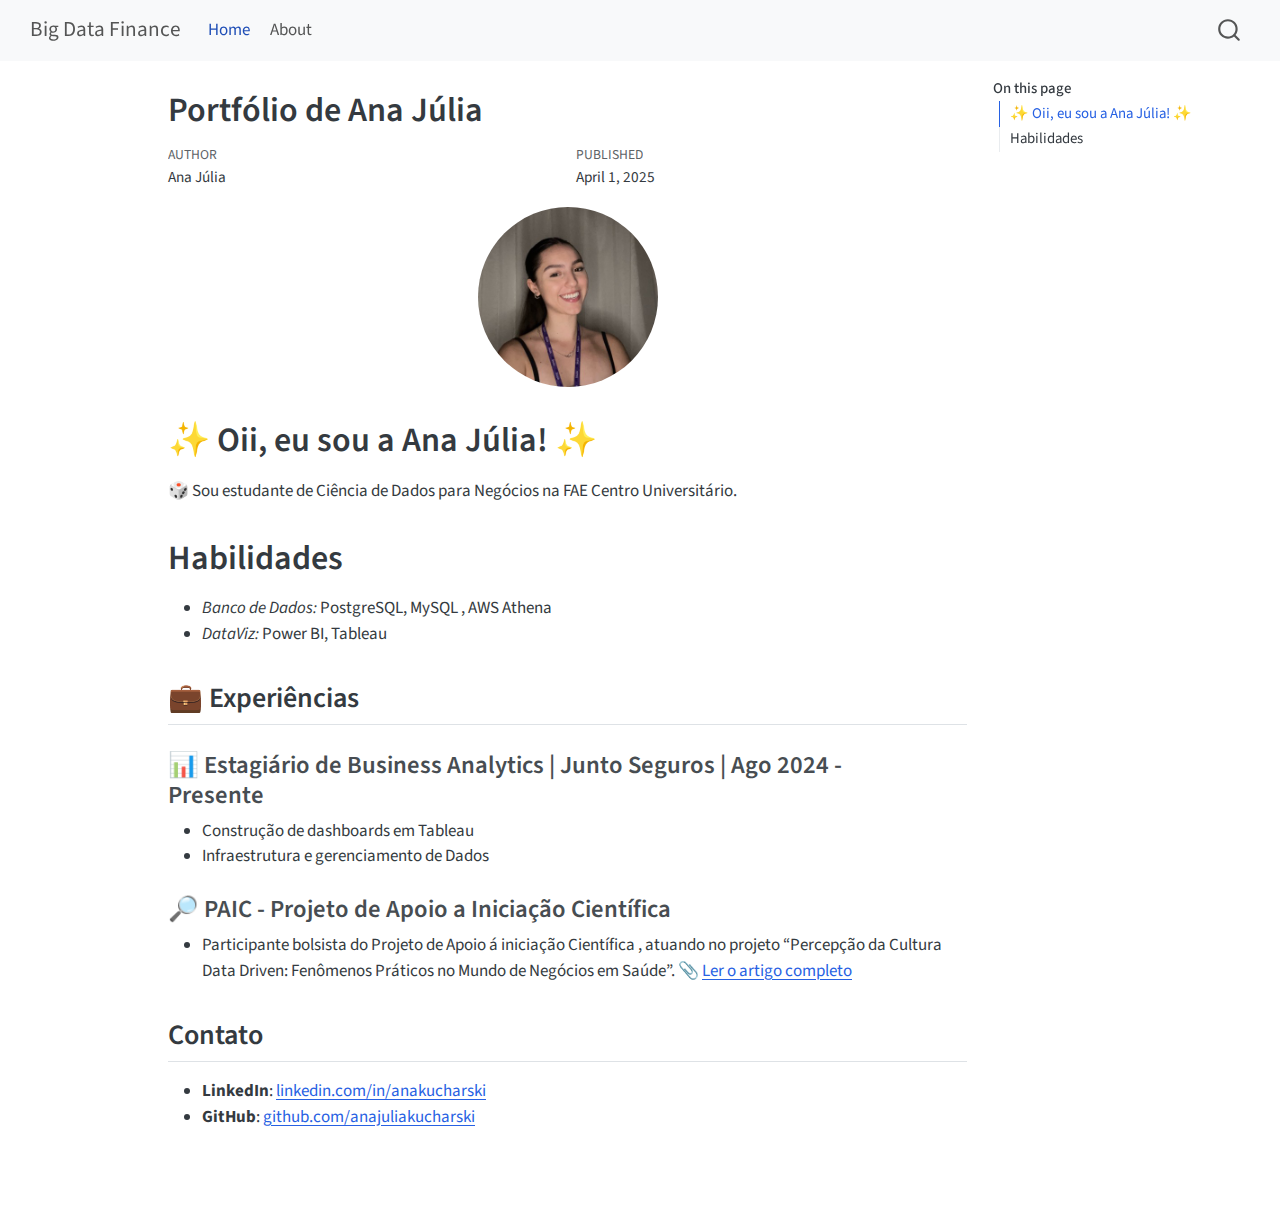
<file: index.html>
<!DOCTYPE html>
<html xmlns="http://www.w3.org/1999/xhtml" lang="en" xml:lang="en"><head>

<meta charset="utf-8">
<meta name="generator" content="quarto-1.6.40">

<meta name="viewport" content="width=device-width, initial-scale=1.0, user-scalable=yes">

<meta name="author" content="Ana Júlia">
<meta name="dcterms.date" content="2025-04-01">

<title>Portfólio de Ana Júlia – Big Data Finance</title>
<style>
code{white-space: pre-wrap;}
span.smallcaps{font-variant: small-caps;}
div.columns{display: flex; gap: min(4vw, 1.5em);}
div.column{flex: auto; overflow-x: auto;}
div.hanging-indent{margin-left: 1.5em; text-indent: -1.5em;}
ul.task-list{list-style: none;}
ul.task-list li input[type="checkbox"] {
  width: 0.8em;
  margin: 0 0.8em 0.2em -1em; /* quarto-specific, see https://github.com/quarto-dev/quarto-cli/issues/4556 */ 
  vertical-align: middle;
}
</style>


<script src="site_libs/quarto-nav/quarto-nav.js"></script>
<script src="site_libs/quarto-nav/headroom.min.js"></script>
<script src="site_libs/clipboard/clipboard.min.js"></script>
<script src="site_libs/quarto-search/autocomplete.umd.js"></script>
<script src="site_libs/quarto-search/fuse.min.js"></script>
<script src="site_libs/quarto-search/quarto-search.js"></script>
<meta name="quarto:offset" content="./">
<script src="site_libs/quarto-html/quarto.js"></script>
<script src="site_libs/quarto-html/popper.min.js"></script>
<script src="site_libs/quarto-html/tippy.umd.min.js"></script>
<script src="site_libs/quarto-html/anchor.min.js"></script>
<link href="site_libs/quarto-html/tippy.css" rel="stylesheet">
<link href="site_libs/quarto-html/quarto-syntax-highlighting-549806ee2085284f45b00abea8c6df48.css" rel="stylesheet" id="quarto-text-highlighting-styles">
<script src="site_libs/bootstrap/bootstrap.min.js"></script>
<link href="site_libs/bootstrap/bootstrap-icons.css" rel="stylesheet">
<link href="site_libs/bootstrap/bootstrap-ddd961a2510921635943dfbbd19534c4.min.css" rel="stylesheet" append-hash="true" id="quarto-bootstrap" data-mode="light">
<script id="quarto-search-options" type="application/json">{
  "location": "navbar",
  "copy-button": false,
  "collapse-after": 3,
  "panel-placement": "end",
  "type": "overlay",
  "limit": 50,
  "keyboard-shortcut": [
    "f",
    "/",
    "s"
  ],
  "show-item-context": false,
  "language": {
    "search-no-results-text": "No results",
    "search-matching-documents-text": "matching documents",
    "search-copy-link-title": "Copy link to search",
    "search-hide-matches-text": "Hide additional matches",
    "search-more-match-text": "more match in this document",
    "search-more-matches-text": "more matches in this document",
    "search-clear-button-title": "Clear",
    "search-text-placeholder": "",
    "search-detached-cancel-button-title": "Cancel",
    "search-submit-button-title": "Submit",
    "search-label": "Search"
  }
}</script>


<link rel="stylesheet" href="styles.css">
</head>

<body class="nav-fixed">

<div id="quarto-search-results"></div>
  <header id="quarto-header" class="headroom fixed-top">
    <nav class="navbar navbar-expand-lg " data-bs-theme="dark">
      <div class="navbar-container container-fluid">
      <div class="navbar-brand-container mx-auto">
    <a class="navbar-brand" href="./index.html">
    <span class="navbar-title">Big Data Finance</span>
    </a>
  </div>
            <div id="quarto-search" class="" title="Search"></div>
          <button class="navbar-toggler" type="button" data-bs-toggle="collapse" data-bs-target="#navbarCollapse" aria-controls="navbarCollapse" role="menu" aria-expanded="false" aria-label="Toggle navigation" onclick="if (window.quartoToggleHeadroom) { window.quartoToggleHeadroom(); }">
  <span class="navbar-toggler-icon"></span>
</button>
          <div class="collapse navbar-collapse" id="navbarCollapse">
            <ul class="navbar-nav navbar-nav-scroll me-auto">
  <li class="nav-item">
    <a class="nav-link active" href="./index.html" aria-current="page"> 
<span class="menu-text">Home</span></a>
  </li>  
  <li class="nav-item">
    <a class="nav-link" href="./about.html"> 
<span class="menu-text">About</span></a>
  </li>  
</ul>
          </div> <!-- /navcollapse -->
            <div class="quarto-navbar-tools">
</div>
      </div> <!-- /container-fluid -->
    </nav>
</header>
<!-- content -->
<div id="quarto-content" class="quarto-container page-columns page-rows-contents page-layout-article page-navbar">
<!-- sidebar -->
<!-- margin-sidebar -->
    <div id="quarto-margin-sidebar" class="sidebar margin-sidebar">
        <nav id="TOC" role="doc-toc" class="toc-active">
    <h2 id="toc-title">On this page</h2>
   
  <ul>
  <li><a href="#oii-eu-sou-a-ana-júlia" id="toc-oii-eu-sou-a-ana-júlia" class="nav-link active" data-scroll-target="#oii-eu-sou-a-ana-júlia">✨ Oii, eu sou a Ana Júlia! ✨</a></li>
  <li><a href="#habilidades" id="toc-habilidades" class="nav-link" data-scroll-target="#habilidades">Habilidades</a>
  <ul class="collapse">
  <li><a href="#experiências" id="toc-experiências" class="nav-link" data-scroll-target="#experiências">💼 Experiências</a>
  <ul class="collapse">
  <li><a href="#estagiário-de-business-analytics-junto-seguros-ago-2024---presente" id="toc-estagiário-de-business-analytics-junto-seguros-ago-2024---presente" class="nav-link" data-scroll-target="#estagiário-de-business-analytics-junto-seguros-ago-2024---presente">📊 Estagiário de Business Analytics | Junto Seguros | Ago 2024 - Presente</a></li>
  <li><a href="#paic---projeto-de-apoio-a-iniciação-científica" id="toc-paic---projeto-de-apoio-a-iniciação-científica" class="nav-link" data-scroll-target="#paic---projeto-de-apoio-a-iniciação-científica">🔎 PAIC - Projeto de Apoio a Iniciação Científica</a></li>
  </ul></li>
  <li><a href="#contato" id="toc-contato" class="nav-link" data-scroll-target="#contato">Contato</a></li>
  </ul></li>
  </ul>
</nav>
    </div>
<!-- main -->
<main class="content" id="quarto-document-content">

<header id="title-block-header" class="quarto-title-block default">
<div class="quarto-title">
<h1 class="title">Portfólio de Ana Júlia</h1>
</div>



<div class="quarto-title-meta">

    <div>
    <div class="quarto-title-meta-heading">Author</div>
    <div class="quarto-title-meta-contents">
             <p>Ana Júlia </p>
          </div>
  </div>
    
    <div>
    <div class="quarto-title-meta-heading">Published</div>
    <div class="quarto-title-meta-contents">
      <p class="date">April 1, 2025</p>
    </div>
  </div>
  
    
  </div>
  


</header>


<div style="text-align: center;">
<p><img src="imagens/foto.jpeg" alt="Foto da ana" width="180" style="border-radius: 50%;"></p>
</div>
<section id="oii-eu-sou-a-ana-júlia" class="level1">
<h1>✨ Oii, eu sou a Ana Júlia! ✨</h1>
<p>🎲 Sou estudante de Ciência de Dados para Negócios na FAE Centro Universitário.</p>
</section>
<section id="habilidades" class="level1">
<h1>Habilidades</h1>
<ul>
<li><em>Banco de Dados:</em> PostgreSQL, MySQL , AWS Athena</li>
<li><em>DataViz:</em> Power BI, Tableau</li>
</ul>
<section id="experiências" class="level2">
<h2 class="anchored" data-anchor-id="experiências">💼 Experiências</h2>
<section id="estagiário-de-business-analytics-junto-seguros-ago-2024---presente" class="level3">
<h3 class="anchored" data-anchor-id="estagiário-de-business-analytics-junto-seguros-ago-2024---presente">📊 Estagiário de Business Analytics | Junto Seguros | Ago 2024 - Presente</h3>
<ul>
<li>Construção de dashboards em Tableau</li>
<li>Infraestrutura e gerenciamento de Dados</li>
</ul>
</section>
<section id="paic---projeto-de-apoio-a-iniciação-científica" class="level3">
<h3 class="anchored" data-anchor-id="paic---projeto-de-apoio-a-iniciação-científica">🔎 PAIC - Projeto de Apoio a Iniciação Científica</h3>
<ul>
<li>Participante bolsista do Projeto de Apoio á iniciação Científica , atuando no projeto “Percepção da Cultura Data Driven: Fenômenos Práticos no Mundo de Negócios em Saúde”. 📎 <a href="https://sppaic.fae.edu/sppaic/article/view/335">Ler o artigo completo</a></li>
</ul>
</section>
</section>
<section id="contato" class="level2">
<h2 class="anchored" data-anchor-id="contato">Contato</h2>
<ul>
<li><strong>LinkedIn</strong>: <a href="https://linkedin.com/in/anakucharski">linkedin.com/in/anakucharski</a></li>
<li><strong>GitHub</strong>: <a href="https://github.com/anajuliakucharski">github.com/anajuliakucharski</a></li>
</ul>


</section>
</section>

</main> <!-- /main -->
<script id="quarto-html-after-body" type="application/javascript">
window.document.addEventListener("DOMContentLoaded", function (event) {
  const toggleBodyColorMode = (bsSheetEl) => {
    const mode = bsSheetEl.getAttribute("data-mode");
    const bodyEl = window.document.querySelector("body");
    if (mode === "dark") {
      bodyEl.classList.add("quarto-dark");
      bodyEl.classList.remove("quarto-light");
    } else {
      bodyEl.classList.add("quarto-light");
      bodyEl.classList.remove("quarto-dark");
    }
  }
  const toggleBodyColorPrimary = () => {
    const bsSheetEl = window.document.querySelector("link#quarto-bootstrap");
    if (bsSheetEl) {
      toggleBodyColorMode(bsSheetEl);
    }
  }
  toggleBodyColorPrimary();  
  const icon = "";
  const anchorJS = new window.AnchorJS();
  anchorJS.options = {
    placement: 'right',
    icon: icon
  };
  anchorJS.add('.anchored');
  const isCodeAnnotation = (el) => {
    for (const clz of el.classList) {
      if (clz.startsWith('code-annotation-')) {                     
        return true;
      }
    }
    return false;
  }
  const onCopySuccess = function(e) {
    // button target
    const button = e.trigger;
    // don't keep focus
    button.blur();
    // flash "checked"
    button.classList.add('code-copy-button-checked');
    var currentTitle = button.getAttribute("title");
    button.setAttribute("title", "Copied!");
    let tooltip;
    if (window.bootstrap) {
      button.setAttribute("data-bs-toggle", "tooltip");
      button.setAttribute("data-bs-placement", "left");
      button.setAttribute("data-bs-title", "Copied!");
      tooltip = new bootstrap.Tooltip(button, 
        { trigger: "manual", 
          customClass: "code-copy-button-tooltip",
          offset: [0, -8]});
      tooltip.show();    
    }
    setTimeout(function() {
      if (tooltip) {
        tooltip.hide();
        button.removeAttribute("data-bs-title");
        button.removeAttribute("data-bs-toggle");
        button.removeAttribute("data-bs-placement");
      }
      button.setAttribute("title", currentTitle);
      button.classList.remove('code-copy-button-checked');
    }, 1000);
    // clear code selection
    e.clearSelection();
  }
  const getTextToCopy = function(trigger) {
      const codeEl = trigger.previousElementSibling.cloneNode(true);
      for (const childEl of codeEl.children) {
        if (isCodeAnnotation(childEl)) {
          childEl.remove();
        }
      }
      return codeEl.innerText;
  }
  const clipboard = new window.ClipboardJS('.code-copy-button:not([data-in-quarto-modal])', {
    text: getTextToCopy
  });
  clipboard.on('success', onCopySuccess);
  if (window.document.getElementById('quarto-embedded-source-code-modal')) {
    const clipboardModal = new window.ClipboardJS('.code-copy-button[data-in-quarto-modal]', {
      text: getTextToCopy,
      container: window.document.getElementById('quarto-embedded-source-code-modal')
    });
    clipboardModal.on('success', onCopySuccess);
  }
    var localhostRegex = new RegExp(/^(?:http|https):\/\/localhost\:?[0-9]*\//);
    var mailtoRegex = new RegExp(/^mailto:/);
      var filterRegex = new RegExp('/' + window.location.host + '/');
    var isInternal = (href) => {
        return filterRegex.test(href) || localhostRegex.test(href) || mailtoRegex.test(href);
    }
    // Inspect non-navigation links and adorn them if external
 	var links = window.document.querySelectorAll('a[href]:not(.nav-link):not(.navbar-brand):not(.toc-action):not(.sidebar-link):not(.sidebar-item-toggle):not(.pagination-link):not(.no-external):not([aria-hidden]):not(.dropdown-item):not(.quarto-navigation-tool):not(.about-link)');
    for (var i=0; i<links.length; i++) {
      const link = links[i];
      if (!isInternal(link.href)) {
        // undo the damage that might have been done by quarto-nav.js in the case of
        // links that we want to consider external
        if (link.dataset.originalHref !== undefined) {
          link.href = link.dataset.originalHref;
        }
      }
    }
  function tippyHover(el, contentFn, onTriggerFn, onUntriggerFn) {
    const config = {
      allowHTML: true,
      maxWidth: 500,
      delay: 100,
      arrow: false,
      appendTo: function(el) {
          return el.parentElement;
      },
      interactive: true,
      interactiveBorder: 10,
      theme: 'quarto',
      placement: 'bottom-start',
    };
    if (contentFn) {
      config.content = contentFn;
    }
    if (onTriggerFn) {
      config.onTrigger = onTriggerFn;
    }
    if (onUntriggerFn) {
      config.onUntrigger = onUntriggerFn;
    }
    window.tippy(el, config); 
  }
  const noterefs = window.document.querySelectorAll('a[role="doc-noteref"]');
  for (var i=0; i<noterefs.length; i++) {
    const ref = noterefs[i];
    tippyHover(ref, function() {
      // use id or data attribute instead here
      let href = ref.getAttribute('data-footnote-href') || ref.getAttribute('href');
      try { href = new URL(href).hash; } catch {}
      const id = href.replace(/^#\/?/, "");
      const note = window.document.getElementById(id);
      if (note) {
        return note.innerHTML;
      } else {
        return "";
      }
    });
  }
  const xrefs = window.document.querySelectorAll('a.quarto-xref');
  const processXRef = (id, note) => {
    // Strip column container classes
    const stripColumnClz = (el) => {
      el.classList.remove("page-full", "page-columns");
      if (el.children) {
        for (const child of el.children) {
          stripColumnClz(child);
        }
      }
    }
    stripColumnClz(note)
    if (id === null || id.startsWith('sec-')) {
      // Special case sections, only their first couple elements
      const container = document.createElement("div");
      if (note.children && note.children.length > 2) {
        container.appendChild(note.children[0].cloneNode(true));
        for (let i = 1; i < note.children.length; i++) {
          const child = note.children[i];
          if (child.tagName === "P" && child.innerText === "") {
            continue;
          } else {
            container.appendChild(child.cloneNode(true));
            break;
          }
        }
        if (window.Quarto?.typesetMath) {
          window.Quarto.typesetMath(container);
        }
        return container.innerHTML
      } else {
        if (window.Quarto?.typesetMath) {
          window.Quarto.typesetMath(note);
        }
        return note.innerHTML;
      }
    } else {
      // Remove any anchor links if they are present
      const anchorLink = note.querySelector('a.anchorjs-link');
      if (anchorLink) {
        anchorLink.remove();
      }
      if (window.Quarto?.typesetMath) {
        window.Quarto.typesetMath(note);
      }
      if (note.classList.contains("callout")) {
        return note.outerHTML;
      } else {
        return note.innerHTML;
      }
    }
  }
  for (var i=0; i<xrefs.length; i++) {
    const xref = xrefs[i];
    tippyHover(xref, undefined, function(instance) {
      instance.disable();
      let url = xref.getAttribute('href');
      let hash = undefined; 
      if (url.startsWith('#')) {
        hash = url;
      } else {
        try { hash = new URL(url).hash; } catch {}
      }
      if (hash) {
        const id = hash.replace(/^#\/?/, "");
        const note = window.document.getElementById(id);
        if (note !== null) {
          try {
            const html = processXRef(id, note.cloneNode(true));
            instance.setContent(html);
          } finally {
            instance.enable();
            instance.show();
          }
        } else {
          // See if we can fetch this
          fetch(url.split('#')[0])
          .then(res => res.text())
          .then(html => {
            const parser = new DOMParser();
            const htmlDoc = parser.parseFromString(html, "text/html");
            const note = htmlDoc.getElementById(id);
            if (note !== null) {
              const html = processXRef(id, note);
              instance.setContent(html);
            } 
          }).finally(() => {
            instance.enable();
            instance.show();
          });
        }
      } else {
        // See if we can fetch a full url (with no hash to target)
        // This is a special case and we should probably do some content thinning / targeting
        fetch(url)
        .then(res => res.text())
        .then(html => {
          const parser = new DOMParser();
          const htmlDoc = parser.parseFromString(html, "text/html");
          const note = htmlDoc.querySelector('main.content');
          if (note !== null) {
            // This should only happen for chapter cross references
            // (since there is no id in the URL)
            // remove the first header
            if (note.children.length > 0 && note.children[0].tagName === "HEADER") {
              note.children[0].remove();
            }
            const html = processXRef(null, note);
            instance.setContent(html);
          } 
        }).finally(() => {
          instance.enable();
          instance.show();
        });
      }
    }, function(instance) {
    });
  }
      let selectedAnnoteEl;
      const selectorForAnnotation = ( cell, annotation) => {
        let cellAttr = 'data-code-cell="' + cell + '"';
        let lineAttr = 'data-code-annotation="' +  annotation + '"';
        const selector = 'span[' + cellAttr + '][' + lineAttr + ']';
        return selector;
      }
      const selectCodeLines = (annoteEl) => {
        const doc = window.document;
        const targetCell = annoteEl.getAttribute("data-target-cell");
        const targetAnnotation = annoteEl.getAttribute("data-target-annotation");
        const annoteSpan = window.document.querySelector(selectorForAnnotation(targetCell, targetAnnotation));
        const lines = annoteSpan.getAttribute("data-code-lines").split(",");
        const lineIds = lines.map((line) => {
          return targetCell + "-" + line;
        })
        let top = null;
        let height = null;
        let parent = null;
        if (lineIds.length > 0) {
            //compute the position of the single el (top and bottom and make a div)
            const el = window.document.getElementById(lineIds[0]);
            top = el.offsetTop;
            height = el.offsetHeight;
            parent = el.parentElement.parentElement;
          if (lineIds.length > 1) {
            const lastEl = window.document.getElementById(lineIds[lineIds.length - 1]);
            const bottom = lastEl.offsetTop + lastEl.offsetHeight;
            height = bottom - top;
          }
          if (top !== null && height !== null && parent !== null) {
            // cook up a div (if necessary) and position it 
            let div = window.document.getElementById("code-annotation-line-highlight");
            if (div === null) {
              div = window.document.createElement("div");
              div.setAttribute("id", "code-annotation-line-highlight");
              div.style.position = 'absolute';
              parent.appendChild(div);
            }
            div.style.top = top - 2 + "px";
            div.style.height = height + 4 + "px";
            div.style.left = 0;
            let gutterDiv = window.document.getElementById("code-annotation-line-highlight-gutter");
            if (gutterDiv === null) {
              gutterDiv = window.document.createElement("div");
              gutterDiv.setAttribute("id", "code-annotation-line-highlight-gutter");
              gutterDiv.style.position = 'absolute';
              const codeCell = window.document.getElementById(targetCell);
              const gutter = codeCell.querySelector('.code-annotation-gutter');
              gutter.appendChild(gutterDiv);
            }
            gutterDiv.style.top = top - 2 + "px";
            gutterDiv.style.height = height + 4 + "px";
          }
          selectedAnnoteEl = annoteEl;
        }
      };
      const unselectCodeLines = () => {
        const elementsIds = ["code-annotation-line-highlight", "code-annotation-line-highlight-gutter"];
        elementsIds.forEach((elId) => {
          const div = window.document.getElementById(elId);
          if (div) {
            div.remove();
          }
        });
        selectedAnnoteEl = undefined;
      };
        // Handle positioning of the toggle
    window.addEventListener(
      "resize",
      throttle(() => {
        elRect = undefined;
        if (selectedAnnoteEl) {
          selectCodeLines(selectedAnnoteEl);
        }
      }, 10)
    );
    function throttle(fn, ms) {
    let throttle = false;
    let timer;
      return (...args) => {
        if(!throttle) { // first call gets through
            fn.apply(this, args);
            throttle = true;
        } else { // all the others get throttled
            if(timer) clearTimeout(timer); // cancel #2
            timer = setTimeout(() => {
              fn.apply(this, args);
              timer = throttle = false;
            }, ms);
        }
      };
    }
      // Attach click handler to the DT
      const annoteDls = window.document.querySelectorAll('dt[data-target-cell]');
      for (const annoteDlNode of annoteDls) {
        annoteDlNode.addEventListener('click', (event) => {
          const clickedEl = event.target;
          if (clickedEl !== selectedAnnoteEl) {
            unselectCodeLines();
            const activeEl = window.document.querySelector('dt[data-target-cell].code-annotation-active');
            if (activeEl) {
              activeEl.classList.remove('code-annotation-active');
            }
            selectCodeLines(clickedEl);
            clickedEl.classList.add('code-annotation-active');
          } else {
            // Unselect the line
            unselectCodeLines();
            clickedEl.classList.remove('code-annotation-active');
          }
        });
      }
  const findCites = (el) => {
    const parentEl = el.parentElement;
    if (parentEl) {
      const cites = parentEl.dataset.cites;
      if (cites) {
        return {
          el,
          cites: cites.split(' ')
        };
      } else {
        return findCites(el.parentElement)
      }
    } else {
      return undefined;
    }
  };
  var bibliorefs = window.document.querySelectorAll('a[role="doc-biblioref"]');
  for (var i=0; i<bibliorefs.length; i++) {
    const ref = bibliorefs[i];
    const citeInfo = findCites(ref);
    if (citeInfo) {
      tippyHover(citeInfo.el, function() {
        var popup = window.document.createElement('div');
        citeInfo.cites.forEach(function(cite) {
          var citeDiv = window.document.createElement('div');
          citeDiv.classList.add('hanging-indent');
          citeDiv.classList.add('csl-entry');
          var biblioDiv = window.document.getElementById('ref-' + cite);
          if (biblioDiv) {
            citeDiv.innerHTML = biblioDiv.innerHTML;
          }
          popup.appendChild(citeDiv);
        });
        return popup.innerHTML;
      });
    }
  }
});
</script>
</div> <!-- /content -->




</body></html>
</file>
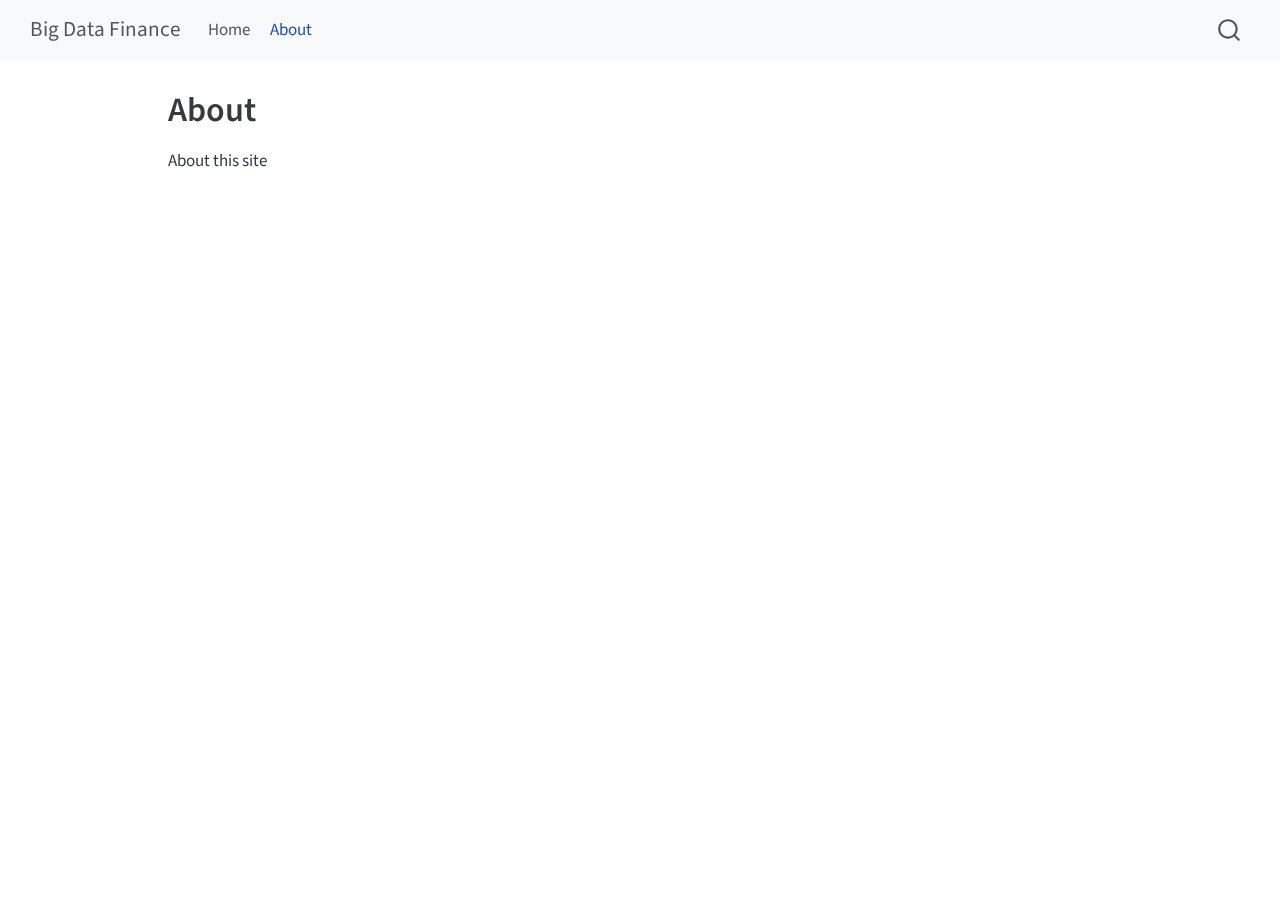
<file: about.html>
<!DOCTYPE html>
<html xmlns="http://www.w3.org/1999/xhtml" lang="en" xml:lang="en"><head>

<meta charset="utf-8">
<meta name="generator" content="quarto-1.6.40">

<meta name="viewport" content="width=device-width, initial-scale=1.0, user-scalable=yes">


<title>About – Big Data Finance</title>
<style>
code{white-space: pre-wrap;}
span.smallcaps{font-variant: small-caps;}
div.columns{display: flex; gap: min(4vw, 1.5em);}
div.column{flex: auto; overflow-x: auto;}
div.hanging-indent{margin-left: 1.5em; text-indent: -1.5em;}
ul.task-list{list-style: none;}
ul.task-list li input[type="checkbox"] {
  width: 0.8em;
  margin: 0 0.8em 0.2em -1em; /* quarto-specific, see https://github.com/quarto-dev/quarto-cli/issues/4556 */ 
  vertical-align: middle;
}
</style>


<script src="site_libs/quarto-nav/quarto-nav.js"></script>
<script src="site_libs/quarto-nav/headroom.min.js"></script>
<script src="site_libs/clipboard/clipboard.min.js"></script>
<script src="site_libs/quarto-search/autocomplete.umd.js"></script>
<script src="site_libs/quarto-search/fuse.min.js"></script>
<script src="site_libs/quarto-search/quarto-search.js"></script>
<meta name="quarto:offset" content="./">
<script src="site_libs/quarto-html/quarto.js"></script>
<script src="site_libs/quarto-html/popper.min.js"></script>
<script src="site_libs/quarto-html/tippy.umd.min.js"></script>
<script src="site_libs/quarto-html/anchor.min.js"></script>
<link href="site_libs/quarto-html/tippy.css" rel="stylesheet">
<link href="site_libs/quarto-html/quarto-syntax-highlighting-549806ee2085284f45b00abea8c6df48.css" rel="stylesheet" id="quarto-text-highlighting-styles">
<script src="site_libs/bootstrap/bootstrap.min.js"></script>
<link href="site_libs/bootstrap/bootstrap-icons.css" rel="stylesheet">
<link href="site_libs/bootstrap/bootstrap-ddd961a2510921635943dfbbd19534c4.min.css" rel="stylesheet" append-hash="true" id="quarto-bootstrap" data-mode="light">
<script id="quarto-search-options" type="application/json">{
  "location": "navbar",
  "copy-button": false,
  "collapse-after": 3,
  "panel-placement": "end",
  "type": "overlay",
  "limit": 50,
  "keyboard-shortcut": [
    "f",
    "/",
    "s"
  ],
  "show-item-context": false,
  "language": {
    "search-no-results-text": "No results",
    "search-matching-documents-text": "matching documents",
    "search-copy-link-title": "Copy link to search",
    "search-hide-matches-text": "Hide additional matches",
    "search-more-match-text": "more match in this document",
    "search-more-matches-text": "more matches in this document",
    "search-clear-button-title": "Clear",
    "search-text-placeholder": "",
    "search-detached-cancel-button-title": "Cancel",
    "search-submit-button-title": "Submit",
    "search-label": "Search"
  }
}</script>


<link rel="stylesheet" href="styles.css">
</head>

<body class="nav-fixed">

<div id="quarto-search-results"></div>
  <header id="quarto-header" class="headroom fixed-top">
    <nav class="navbar navbar-expand-lg " data-bs-theme="dark">
      <div class="navbar-container container-fluid">
      <div class="navbar-brand-container mx-auto">
    <a class="navbar-brand" href="./index.html">
    <span class="navbar-title">Big Data Finance</span>
    </a>
  </div>
            <div id="quarto-search" class="" title="Search"></div>
          <button class="navbar-toggler" type="button" data-bs-toggle="collapse" data-bs-target="#navbarCollapse" aria-controls="navbarCollapse" role="menu" aria-expanded="false" aria-label="Toggle navigation" onclick="if (window.quartoToggleHeadroom) { window.quartoToggleHeadroom(); }">
  <span class="navbar-toggler-icon"></span>
</button>
          <div class="collapse navbar-collapse" id="navbarCollapse">
            <ul class="navbar-nav navbar-nav-scroll me-auto">
  <li class="nav-item">
    <a class="nav-link" href="./index.html"> 
<span class="menu-text">Home</span></a>
  </li>  
  <li class="nav-item">
    <a class="nav-link active" href="./about.html" aria-current="page"> 
<span class="menu-text">About</span></a>
  </li>  
</ul>
          </div> <!-- /navcollapse -->
            <div class="quarto-navbar-tools">
</div>
      </div> <!-- /container-fluid -->
    </nav>
</header>
<!-- content -->
<div id="quarto-content" class="quarto-container page-columns page-rows-contents page-layout-article page-navbar">
<!-- sidebar -->
<!-- margin-sidebar -->
    <div id="quarto-margin-sidebar" class="sidebar margin-sidebar zindex-bottom">
        
    </div>
<!-- main -->
<main class="content" id="quarto-document-content">

<header id="title-block-header" class="quarto-title-block default">
<div class="quarto-title">
<h1 class="title">About</h1>
</div>



<div class="quarto-title-meta">

    
  
    
  </div>
  


</header>


<p>About this site</p>



</main> <!-- /main -->
<script id="quarto-html-after-body" type="application/javascript">
window.document.addEventListener("DOMContentLoaded", function (event) {
  const toggleBodyColorMode = (bsSheetEl) => {
    const mode = bsSheetEl.getAttribute("data-mode");
    const bodyEl = window.document.querySelector("body");
    if (mode === "dark") {
      bodyEl.classList.add("quarto-dark");
      bodyEl.classList.remove("quarto-light");
    } else {
      bodyEl.classList.add("quarto-light");
      bodyEl.classList.remove("quarto-dark");
    }
  }
  const toggleBodyColorPrimary = () => {
    const bsSheetEl = window.document.querySelector("link#quarto-bootstrap");
    if (bsSheetEl) {
      toggleBodyColorMode(bsSheetEl);
    }
  }
  toggleBodyColorPrimary();  
  const icon = "";
  const anchorJS = new window.AnchorJS();
  anchorJS.options = {
    placement: 'right',
    icon: icon
  };
  anchorJS.add('.anchored');
  const isCodeAnnotation = (el) => {
    for (const clz of el.classList) {
      if (clz.startsWith('code-annotation-')) {                     
        return true;
      }
    }
    return false;
  }
  const onCopySuccess = function(e) {
    // button target
    const button = e.trigger;
    // don't keep focus
    button.blur();
    // flash "checked"
    button.classList.add('code-copy-button-checked');
    var currentTitle = button.getAttribute("title");
    button.setAttribute("title", "Copied!");
    let tooltip;
    if (window.bootstrap) {
      button.setAttribute("data-bs-toggle", "tooltip");
      button.setAttribute("data-bs-placement", "left");
      button.setAttribute("data-bs-title", "Copied!");
      tooltip = new bootstrap.Tooltip(button, 
        { trigger: "manual", 
          customClass: "code-copy-button-tooltip",
          offset: [0, -8]});
      tooltip.show();    
    }
    setTimeout(function() {
      if (tooltip) {
        tooltip.hide();
        button.removeAttribute("data-bs-title");
        button.removeAttribute("data-bs-toggle");
        button.removeAttribute("data-bs-placement");
      }
      button.setAttribute("title", currentTitle);
      button.classList.remove('code-copy-button-checked');
    }, 1000);
    // clear code selection
    e.clearSelection();
  }
  const getTextToCopy = function(trigger) {
      const codeEl = trigger.previousElementSibling.cloneNode(true);
      for (const childEl of codeEl.children) {
        if (isCodeAnnotation(childEl)) {
          childEl.remove();
        }
      }
      return codeEl.innerText;
  }
  const clipboard = new window.ClipboardJS('.code-copy-button:not([data-in-quarto-modal])', {
    text: getTextToCopy
  });
  clipboard.on('success', onCopySuccess);
  if (window.document.getElementById('quarto-embedded-source-code-modal')) {
    const clipboardModal = new window.ClipboardJS('.code-copy-button[data-in-quarto-modal]', {
      text: getTextToCopy,
      container: window.document.getElementById('quarto-embedded-source-code-modal')
    });
    clipboardModal.on('success', onCopySuccess);
  }
    var localhostRegex = new RegExp(/^(?:http|https):\/\/localhost\:?[0-9]*\//);
    var mailtoRegex = new RegExp(/^mailto:/);
      var filterRegex = new RegExp('/' + window.location.host + '/');
    var isInternal = (href) => {
        return filterRegex.test(href) || localhostRegex.test(href) || mailtoRegex.test(href);
    }
    // Inspect non-navigation links and adorn them if external
 	var links = window.document.querySelectorAll('a[href]:not(.nav-link):not(.navbar-brand):not(.toc-action):not(.sidebar-link):not(.sidebar-item-toggle):not(.pagination-link):not(.no-external):not([aria-hidden]):not(.dropdown-item):not(.quarto-navigation-tool):not(.about-link)');
    for (var i=0; i<links.length; i++) {
      const link = links[i];
      if (!isInternal(link.href)) {
        // undo the damage that might have been done by quarto-nav.js in the case of
        // links that we want to consider external
        if (link.dataset.originalHref !== undefined) {
          link.href = link.dataset.originalHref;
        }
      }
    }
  function tippyHover(el, contentFn, onTriggerFn, onUntriggerFn) {
    const config = {
      allowHTML: true,
      maxWidth: 500,
      delay: 100,
      arrow: false,
      appendTo: function(el) {
          return el.parentElement;
      },
      interactive: true,
      interactiveBorder: 10,
      theme: 'quarto',
      placement: 'bottom-start',
    };
    if (contentFn) {
      config.content = contentFn;
    }
    if (onTriggerFn) {
      config.onTrigger = onTriggerFn;
    }
    if (onUntriggerFn) {
      config.onUntrigger = onUntriggerFn;
    }
    window.tippy(el, config); 
  }
  const noterefs = window.document.querySelectorAll('a[role="doc-noteref"]');
  for (var i=0; i<noterefs.length; i++) {
    const ref = noterefs[i];
    tippyHover(ref, function() {
      // use id or data attribute instead here
      let href = ref.getAttribute('data-footnote-href') || ref.getAttribute('href');
      try { href = new URL(href).hash; } catch {}
      const id = href.replace(/^#\/?/, "");
      const note = window.document.getElementById(id);
      if (note) {
        return note.innerHTML;
      } else {
        return "";
      }
    });
  }
  const xrefs = window.document.querySelectorAll('a.quarto-xref');
  const processXRef = (id, note) => {
    // Strip column container classes
    const stripColumnClz = (el) => {
      el.classList.remove("page-full", "page-columns");
      if (el.children) {
        for (const child of el.children) {
          stripColumnClz(child);
        }
      }
    }
    stripColumnClz(note)
    if (id === null || id.startsWith('sec-')) {
      // Special case sections, only their first couple elements
      const container = document.createElement("div");
      if (note.children && note.children.length > 2) {
        container.appendChild(note.children[0].cloneNode(true));
        for (let i = 1; i < note.children.length; i++) {
          const child = note.children[i];
          if (child.tagName === "P" && child.innerText === "") {
            continue;
          } else {
            container.appendChild(child.cloneNode(true));
            break;
          }
        }
        if (window.Quarto?.typesetMath) {
          window.Quarto.typesetMath(container);
        }
        return container.innerHTML
      } else {
        if (window.Quarto?.typesetMath) {
          window.Quarto.typesetMath(note);
        }
        return note.innerHTML;
      }
    } else {
      // Remove any anchor links if they are present
      const anchorLink = note.querySelector('a.anchorjs-link');
      if (anchorLink) {
        anchorLink.remove();
      }
      if (window.Quarto?.typesetMath) {
        window.Quarto.typesetMath(note);
      }
      if (note.classList.contains("callout")) {
        return note.outerHTML;
      } else {
        return note.innerHTML;
      }
    }
  }
  for (var i=0; i<xrefs.length; i++) {
    const xref = xrefs[i];
    tippyHover(xref, undefined, function(instance) {
      instance.disable();
      let url = xref.getAttribute('href');
      let hash = undefined; 
      if (url.startsWith('#')) {
        hash = url;
      } else {
        try { hash = new URL(url).hash; } catch {}
      }
      if (hash) {
        const id = hash.replace(/^#\/?/, "");
        const note = window.document.getElementById(id);
        if (note !== null) {
          try {
            const html = processXRef(id, note.cloneNode(true));
            instance.setContent(html);
          } finally {
            instance.enable();
            instance.show();
          }
        } else {
          // See if we can fetch this
          fetch(url.split('#')[0])
          .then(res => res.text())
          .then(html => {
            const parser = new DOMParser();
            const htmlDoc = parser.parseFromString(html, "text/html");
            const note = htmlDoc.getElementById(id);
            if (note !== null) {
              const html = processXRef(id, note);
              instance.setContent(html);
            } 
          }).finally(() => {
            instance.enable();
            instance.show();
          });
        }
      } else {
        // See if we can fetch a full url (with no hash to target)
        // This is a special case and we should probably do some content thinning / targeting
        fetch(url)
        .then(res => res.text())
        .then(html => {
          const parser = new DOMParser();
          const htmlDoc = parser.parseFromString(html, "text/html");
          const note = htmlDoc.querySelector('main.content');
          if (note !== null) {
            // This should only happen for chapter cross references
            // (since there is no id in the URL)
            // remove the first header
            if (note.children.length > 0 && note.children[0].tagName === "HEADER") {
              note.children[0].remove();
            }
            const html = processXRef(null, note);
            instance.setContent(html);
          } 
        }).finally(() => {
          instance.enable();
          instance.show();
        });
      }
    }, function(instance) {
    });
  }
      let selectedAnnoteEl;
      const selectorForAnnotation = ( cell, annotation) => {
        let cellAttr = 'data-code-cell="' + cell + '"';
        let lineAttr = 'data-code-annotation="' +  annotation + '"';
        const selector = 'span[' + cellAttr + '][' + lineAttr + ']';
        return selector;
      }
      const selectCodeLines = (annoteEl) => {
        const doc = window.document;
        const targetCell = annoteEl.getAttribute("data-target-cell");
        const targetAnnotation = annoteEl.getAttribute("data-target-annotation");
        const annoteSpan = window.document.querySelector(selectorForAnnotation(targetCell, targetAnnotation));
        const lines = annoteSpan.getAttribute("data-code-lines").split(",");
        const lineIds = lines.map((line) => {
          return targetCell + "-" + line;
        })
        let top = null;
        let height = null;
        let parent = null;
        if (lineIds.length > 0) {
            //compute the position of the single el (top and bottom and make a div)
            const el = window.document.getElementById(lineIds[0]);
            top = el.offsetTop;
            height = el.offsetHeight;
            parent = el.parentElement.parentElement;
          if (lineIds.length > 1) {
            const lastEl = window.document.getElementById(lineIds[lineIds.length - 1]);
            const bottom = lastEl.offsetTop + lastEl.offsetHeight;
            height = bottom - top;
          }
          if (top !== null && height !== null && parent !== null) {
            // cook up a div (if necessary) and position it 
            let div = window.document.getElementById("code-annotation-line-highlight");
            if (div === null) {
              div = window.document.createElement("div");
              div.setAttribute("id", "code-annotation-line-highlight");
              div.style.position = 'absolute';
              parent.appendChild(div);
            }
            div.style.top = top - 2 + "px";
            div.style.height = height + 4 + "px";
            div.style.left = 0;
            let gutterDiv = window.document.getElementById("code-annotation-line-highlight-gutter");
            if (gutterDiv === null) {
              gutterDiv = window.document.createElement("div");
              gutterDiv.setAttribute("id", "code-annotation-line-highlight-gutter");
              gutterDiv.style.position = 'absolute';
              const codeCell = window.document.getElementById(targetCell);
              const gutter = codeCell.querySelector('.code-annotation-gutter');
              gutter.appendChild(gutterDiv);
            }
            gutterDiv.style.top = top - 2 + "px";
            gutterDiv.style.height = height + 4 + "px";
          }
          selectedAnnoteEl = annoteEl;
        }
      };
      const unselectCodeLines = () => {
        const elementsIds = ["code-annotation-line-highlight", "code-annotation-line-highlight-gutter"];
        elementsIds.forEach((elId) => {
          const div = window.document.getElementById(elId);
          if (div) {
            div.remove();
          }
        });
        selectedAnnoteEl = undefined;
      };
        // Handle positioning of the toggle
    window.addEventListener(
      "resize",
      throttle(() => {
        elRect = undefined;
        if (selectedAnnoteEl) {
          selectCodeLines(selectedAnnoteEl);
        }
      }, 10)
    );
    function throttle(fn, ms) {
    let throttle = false;
    let timer;
      return (...args) => {
        if(!throttle) { // first call gets through
            fn.apply(this, args);
            throttle = true;
        } else { // all the others get throttled
            if(timer) clearTimeout(timer); // cancel #2
            timer = setTimeout(() => {
              fn.apply(this, args);
              timer = throttle = false;
            }, ms);
        }
      };
    }
      // Attach click handler to the DT
      const annoteDls = window.document.querySelectorAll('dt[data-target-cell]');
      for (const annoteDlNode of annoteDls) {
        annoteDlNode.addEventListener('click', (event) => {
          const clickedEl = event.target;
          if (clickedEl !== selectedAnnoteEl) {
            unselectCodeLines();
            const activeEl = window.document.querySelector('dt[data-target-cell].code-annotation-active');
            if (activeEl) {
              activeEl.classList.remove('code-annotation-active');
            }
            selectCodeLines(clickedEl);
            clickedEl.classList.add('code-annotation-active');
          } else {
            // Unselect the line
            unselectCodeLines();
            clickedEl.classList.remove('code-annotation-active');
          }
        });
      }
  const findCites = (el) => {
    const parentEl = el.parentElement;
    if (parentEl) {
      const cites = parentEl.dataset.cites;
      if (cites) {
        return {
          el,
          cites: cites.split(' ')
        };
      } else {
        return findCites(el.parentElement)
      }
    } else {
      return undefined;
    }
  };
  var bibliorefs = window.document.querySelectorAll('a[role="doc-biblioref"]');
  for (var i=0; i<bibliorefs.length; i++) {
    const ref = bibliorefs[i];
    const citeInfo = findCites(ref);
    if (citeInfo) {
      tippyHover(citeInfo.el, function() {
        var popup = window.document.createElement('div');
        citeInfo.cites.forEach(function(cite) {
          var citeDiv = window.document.createElement('div');
          citeDiv.classList.add('hanging-indent');
          citeDiv.classList.add('csl-entry');
          var biblioDiv = window.document.getElementById('ref-' + cite);
          if (biblioDiv) {
            citeDiv.innerHTML = biblioDiv.innerHTML;
          }
          popup.appendChild(citeDiv);
        });
        return popup.innerHTML;
      });
    }
  }
});
</script>
</div> <!-- /content -->




</body></html>
</file>
<file: site_libs/quarto-html/tippy.css>
.tippy-box[data-animation=fade][data-state=hidden]{opacity:0}[data-tippy-root]{max-width:calc(100vw - 10px)}.tippy-box{position:relative;background-color:#333;color:#fff;border-radius:4px;font-size:14px;line-height:1.4;white-space:normal;outline:0;transition-property:transform,visibility,opacity}.tippy-box[data-placement^=top]>.tippy-arrow{bottom:0}.tippy-box[data-placement^=top]>.tippy-arrow:before{bottom:-7px;left:0;border-width:8px 8px 0;border-top-color:initial;transform-origin:center top}.tippy-box[data-placement^=bottom]>.tippy-arrow{top:0}.tippy-box[data-placement^=bottom]>.tippy-arrow:before{top:-7px;left:0;border-width:0 8px 8px;border-bottom-color:initial;transform-origin:center bottom}.tippy-box[data-placement^=left]>.tippy-arrow{right:0}.tippy-box[data-placement^=left]>.tippy-arrow:before{border-width:8px 0 8px 8px;border-left-color:initial;right:-7px;transform-origin:center left}.tippy-box[data-placement^=right]>.tippy-arrow{left:0}.tippy-box[data-placement^=right]>.tippy-arrow:before{left:-7px;border-width:8px 8px 8px 0;border-right-color:initial;transform-origin:center right}.tippy-box[data-inertia][data-state=visible]{transition-timing-function:cubic-bezier(.54,1.5,.38,1.11)}.tippy-arrow{width:16px;height:16px;color:#333}.tippy-arrow:before{content:"";position:absolute;border-color:transparent;border-style:solid}.tippy-content{position:relative;padding:5px 9px;z-index:1}
</file>
<file: site_libs/quarto-html/quarto-syntax-highlighting-549806ee2085284f45b00abea8c6df48.css>
/* quarto syntax highlight colors */
:root {
  --quarto-hl-ot-color: #003B4F;
  --quarto-hl-at-color: #657422;
  --quarto-hl-ss-color: #20794D;
  --quarto-hl-an-color: #5E5E5E;
  --quarto-hl-fu-color: #4758AB;
  --quarto-hl-st-color: #20794D;
  --quarto-hl-cf-color: #003B4F;
  --quarto-hl-op-color: #5E5E5E;
  --quarto-hl-er-color: #AD0000;
  --quarto-hl-bn-color: #AD0000;
  --quarto-hl-al-color: #AD0000;
  --quarto-hl-va-color: #111111;
  --quarto-hl-bu-color: inherit;
  --quarto-hl-ex-color: inherit;
  --quarto-hl-pp-color: #AD0000;
  --quarto-hl-in-color: #5E5E5E;
  --quarto-hl-vs-color: #20794D;
  --quarto-hl-wa-color: #5E5E5E;
  --quarto-hl-do-color: #5E5E5E;
  --quarto-hl-im-color: #00769E;
  --quarto-hl-ch-color: #20794D;
  --quarto-hl-dt-color: #AD0000;
  --quarto-hl-fl-color: #AD0000;
  --quarto-hl-co-color: #5E5E5E;
  --quarto-hl-cv-color: #5E5E5E;
  --quarto-hl-cn-color: #8f5902;
  --quarto-hl-sc-color: #5E5E5E;
  --quarto-hl-dv-color: #AD0000;
  --quarto-hl-kw-color: #003B4F;
}

/* other quarto variables */
:root {
  --quarto-font-monospace: SFMono-Regular, Menlo, Monaco, Consolas, "Liberation Mono", "Courier New", monospace;
}

pre > code.sourceCode > span {
  color: #003B4F;
}

code span {
  color: #003B4F;
}

code.sourceCode > span {
  color: #003B4F;
}

div.sourceCode,
div.sourceCode pre.sourceCode {
  color: #003B4F;
}

code span.ot {
  color: #003B4F;
  font-style: inherit;
}

code span.at {
  color: #657422;
  font-style: inherit;
}

code span.ss {
  color: #20794D;
  font-style: inherit;
}

code span.an {
  color: #5E5E5E;
  font-style: inherit;
}

code span.fu {
  color: #4758AB;
  font-style: inherit;
}

code span.st {
  color: #20794D;
  font-style: inherit;
}

code span.cf {
  color: #003B4F;
  font-weight: bold;
  font-style: inherit;
}

code span.op {
  color: #5E5E5E;
  font-style: inherit;
}

code span.er {
  color: #AD0000;
  font-style: inherit;
}

code span.bn {
  color: #AD0000;
  font-style: inherit;
}

code span.al {
  color: #AD0000;
  font-style: inherit;
}

code span.va {
  color: #111111;
  font-style: inherit;
}

code span.bu {
  font-style: inherit;
}

code span.ex {
  font-style: inherit;
}

code span.pp {
  color: #AD0000;
  font-style: inherit;
}

code span.in {
  color: #5E5E5E;
  font-style: inherit;
}

code span.vs {
  color: #20794D;
  font-style: inherit;
}

code span.wa {
  color: #5E5E5E;
  font-style: italic;
}

code span.do {
  color: #5E5E5E;
  font-style: italic;
}

code span.im {
  color: #00769E;
  font-style: inherit;
}

code span.ch {
  color: #20794D;
  font-style: inherit;
}

code span.dt {
  color: #AD0000;
  font-style: inherit;
}

code span.fl {
  color: #AD0000;
  font-style: inherit;
}

code span.co {
  color: #5E5E5E;
  font-style: inherit;
}

code span.cv {
  color: #5E5E5E;
  font-style: italic;
}

code span.cn {
  color: #8f5902;
  font-style: inherit;
}

code span.sc {
  color: #5E5E5E;
  font-style: inherit;
}

code span.dv {
  color: #AD0000;
  font-style: inherit;
}

code span.kw {
  color: #003B4F;
  font-weight: bold;
  font-style: inherit;
}

.prevent-inlining {
  content: "</";
}

/*# sourceMappingURL=ae99138f4fbc2fb4c9f5e5cd69c22459.css.map */
</file>
<file: styles.css>
/* css styles */
</file>
